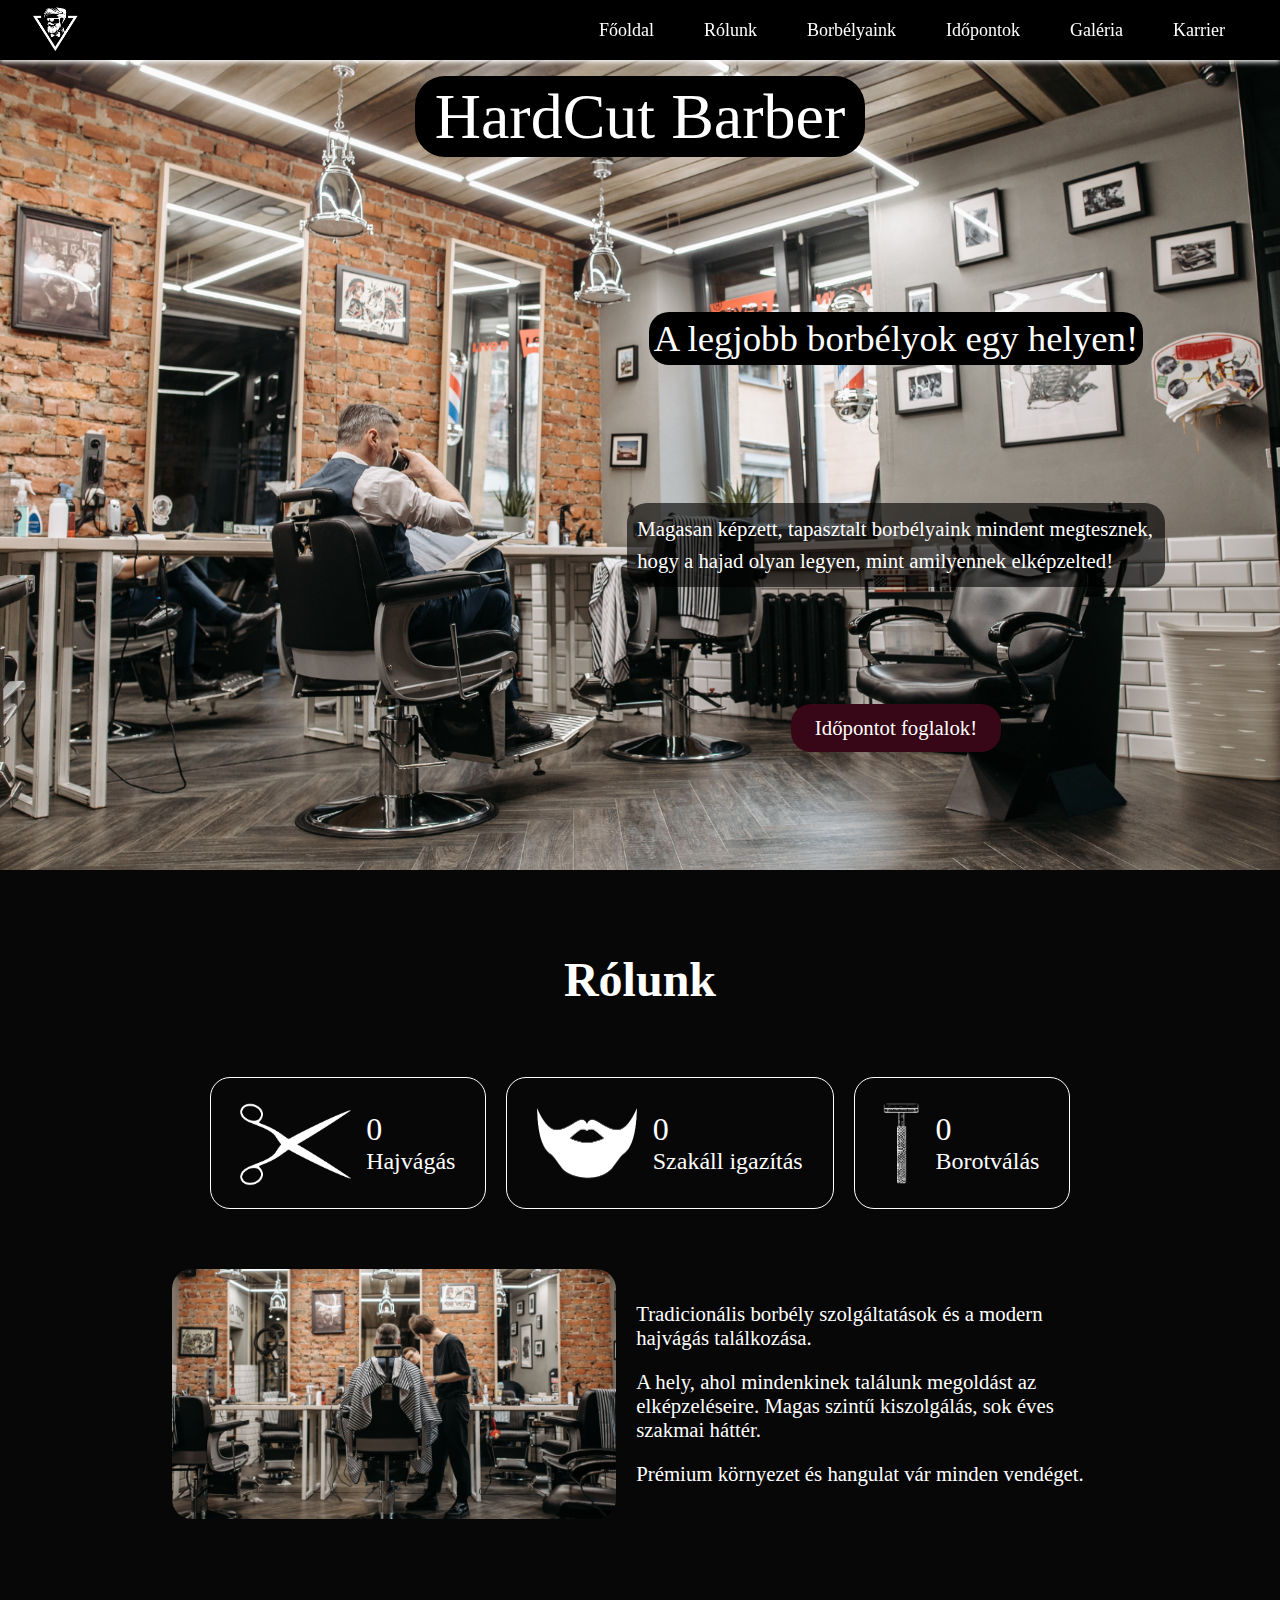
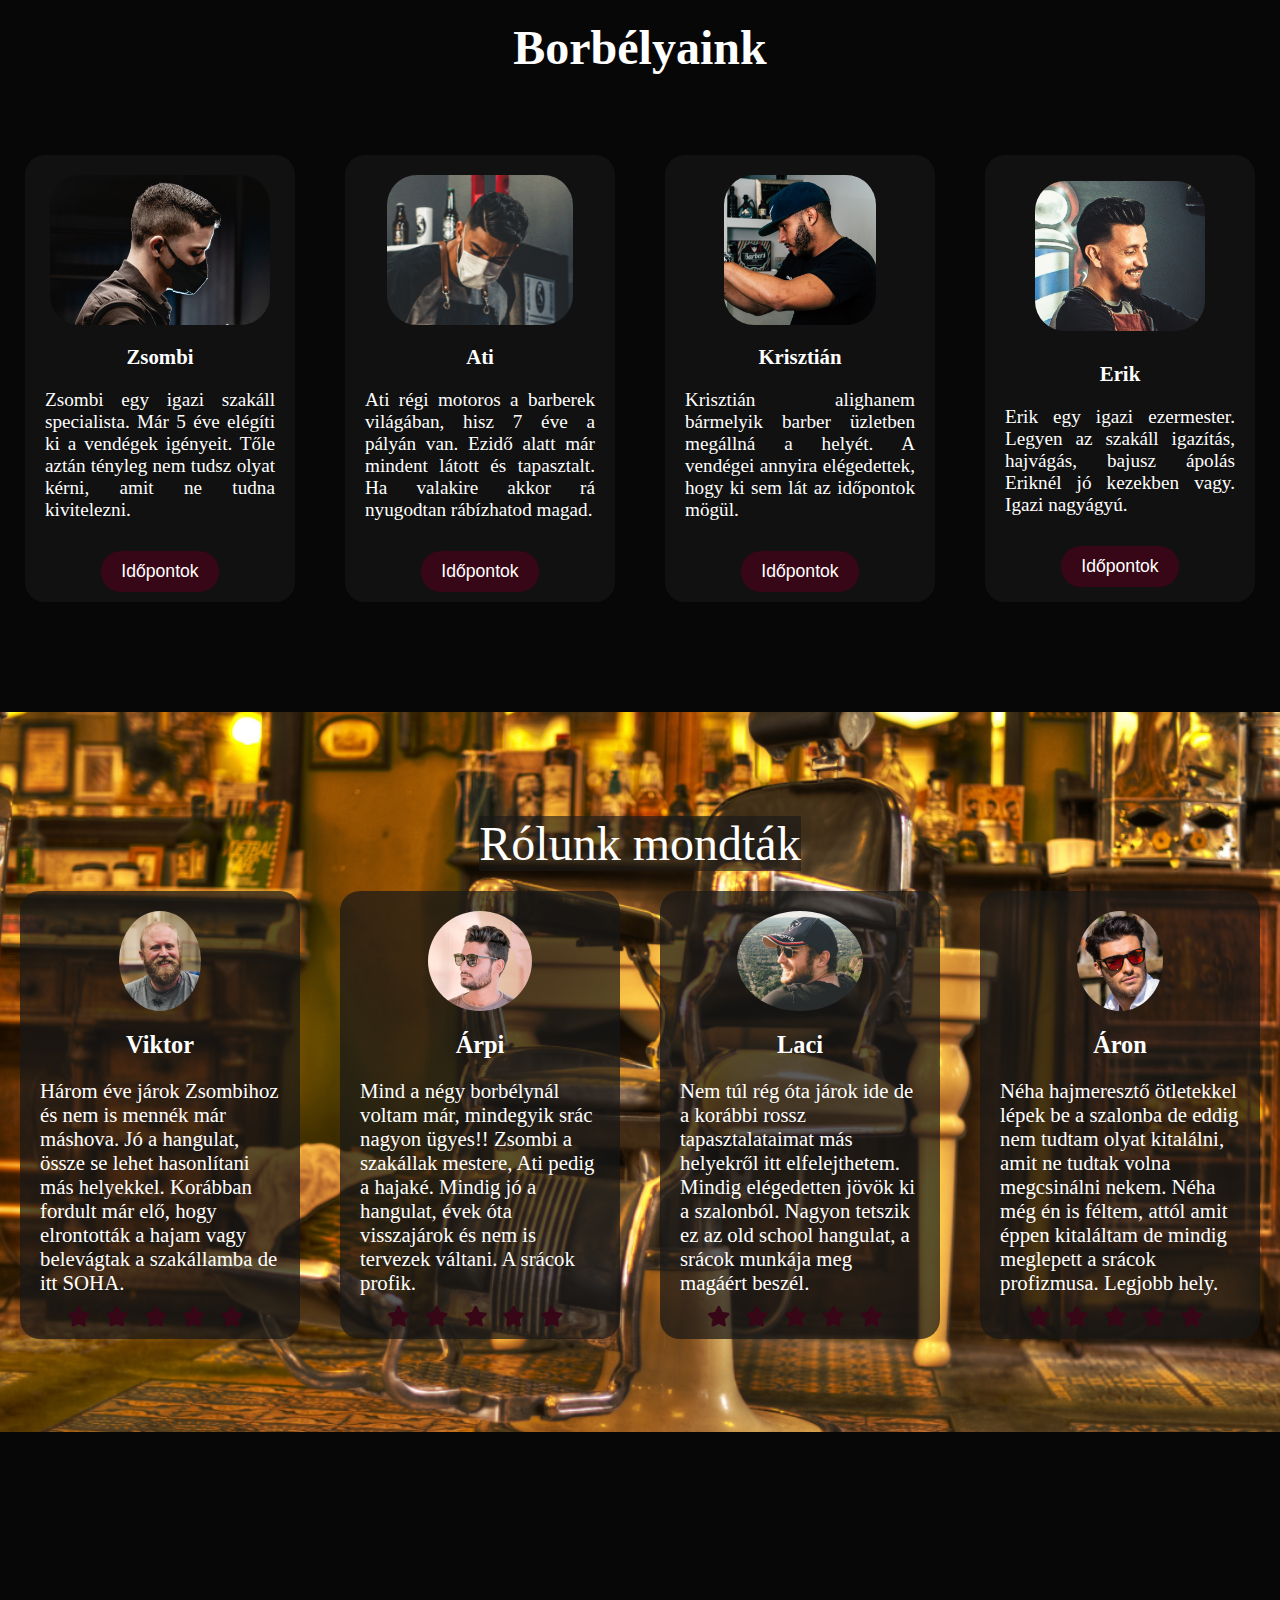
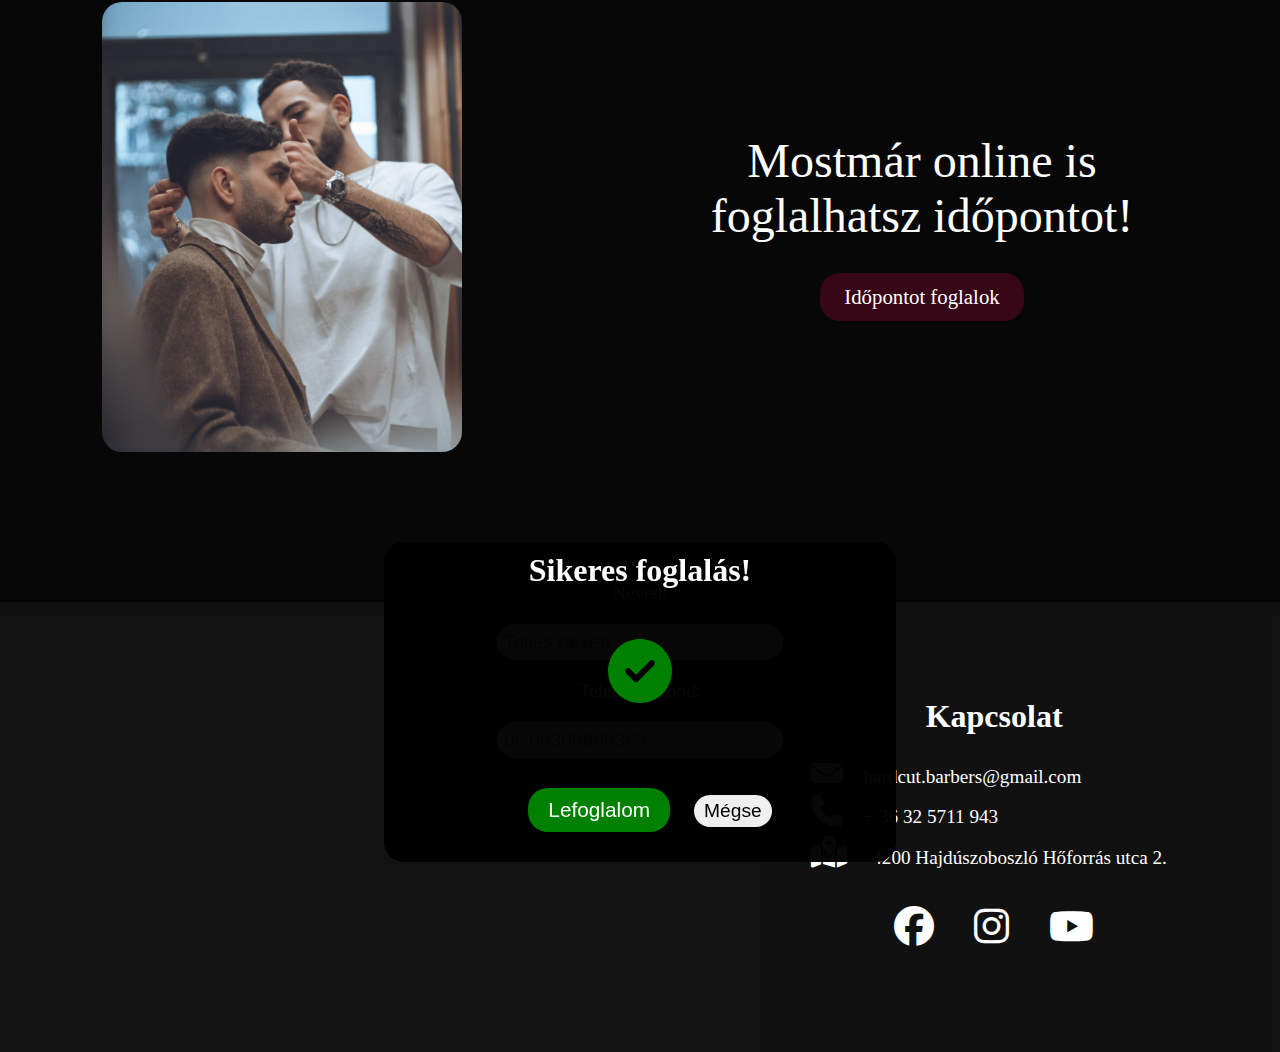
<file: index.html>
<!DOCTYPE html>
<html lang="en">
<head>
    <meta charset="UTF-8">
    <meta http-equiv="X-UA-Compatible" content="IE=edge">
    <meta name="viewport" content="width=device-width, initial-scale=1.0">
    <title>HardCut Barber</title>
    <link rel="stylesheet" href="style.css">
    <link rel="stylesheet" href="https://cdnjs.cloudflare.com/ajax/libs/font-awesome/6.4.0/css/all.min.css">
</head>
<body>
    <nav>
        <a href="index.html" class="logo"><img src="img/logo.png" alt="logo"></a>
        <div class="toggle">
            <span class="bar"></span>
            <span class="bar"></span>
            <span class="bar"></span>
        </div>
        <div class="menu_list">
            <ul>
                <a href="index.html" class="nav_links">Főoldal</a>
                <a href="#us" class="nav_links">Rólunk</a>
                <a href="#barbers" class="nav_links">Borbélyaink</a>
                <a href="idopontok.html" class="nav_links">Időpontok</a>
                <a href="galeria.html" class="nav_links">Galéria</a>
                <a href="karrier.html" class="nav_links">Karrier</a>
            </ul>
        </div>
    </nav>

    <header>
        <div class="title">
            <span>HardCut Barber</span>
        </div>
        <div class="header_box">
            <div class="left"></div>

            <div class="right">
                <span class="title">A legjobb borbélyok egy helyen!</span>

                <p>Magasan képzett, tapasztalt borbélyaink mindent megtesznek, hogy a hajad olyan legyen, mint amilyennek elképzelted!</p>  

                <a class="right_btn" href="#barbers">Időpontot foglalok!</a>
            </div>
        </div>
    </header>

    <div id="us">
        <h2>Rólunk</h2>
        <div class="container">
            <div class="num_box">
                <img src="img/scissors-img.png" alt="">
                <div class="content">
                    <span class="counter_num" data-val="824">0</span>
                    <span class="text">Hajvágás</span>
                </div>
            </div>
            <div class="num_box">
                <img src="img/beard-img.png" alt="">
                <div class="content">
                    <span class="counter_num" data-val="762">0</span>
                    <span class="text">Szakáll igazítás</span>
                </div>
            </div>
            <div class="num_box">
                <img src="img/shave-img.png" alt="">
                <div class="content">
                    <span class="counter_num" data-val="754">0</span>
                    <span class="text">Borotválás</span>
                </div>
            </div>
        </div>

        <div class="text_content">
            <img src="img/img5.png" alt="img">
            <div class="texts">
                <p>Tradicionális borbély szolgáltatások és a modern hajvágás találkozása.</p>
                <p>A hely, ahol mindenkinek találunk megoldást az elképzeléseire. Magas szintű kiszolgálás, sok éves szakmai háttér.</p>
                <p>Prémium környezet és hangulat vár minden vendéget.</p>
            </div>
        </div>
    </div>

    <div id="barbers">
        <h2>Borbélyaink</h2>
        <div class="box_container">
            <div class="box zsombi">
                <img src="img/barber1.png" alt="img">
                <div class="txt">
                    <h3>Zsombi</h3>
                    <p>Zsombi egy igazi szakáll specialista. Már 5 éve elégíti ki a vendégek igényeit.
                        Tőle aztán tényleg nem tudsz olyat kérni, amit ne tudna kivitelezni.
                    </p>
                    <button>Időpontok</button>
                </div>
            </div>

            <div class="box ati">
                <img src="img/barber2.png" alt="img">
                <div class="txt">
                    <h3>Ati</h3>
                    <p>Ati régi motoros a barberek világában, hisz 7 éve a pályán van. Ezidő alatt már
                        mindent látott és tapasztalt. Ha valakire akkor rá nyugodtan rábízhatod magad.
                    </p>
                    <button>Időpontok</button>
                </div>
            </div>

            <div class="box krisztian">
                <img src="img/barber3.png" alt="img">
                <div class="txt">
                    <h3>Krisztián</h3>
                    <p>Krisztián alighanem bármelyik barber üzletben megállná a helyét. A vendégei 
                        annyira elégedettek, hogy ki sem lát az időpontok mögül.
                    </p>
                    <button>Időpontok</button>
                </div>
            </div>

            <div class="box erik">
                <img src="img/barber4.png" alt="img">
                <div class="txt">
                    <h3>Erik</h3>
                    <p>Erik egy igazi ezermester. Legyen az szakáll igazítás, hajvágás, bajusz ápolás 
                        Eriknél jó kezekben vagy. Igazi nagyágyú.
                    </p>
                    <button>Időpontok</button>
                </div>
            </div>
        </div>
    </div>

    <div id="comments">
        <span>Rólunk mondták</span>

        <div class="comment_container">
            <div class="comment_box">
                <img src="img/comment-man1.png" alt="img">
                <h3>Viktor</h3>
                <p>
                    Három éve járok Zsombihoz és nem is mennék már máshova.
                    Jó a hangulat, össze se lehet hasonlítani más helyekkel.
                    Korábban fordult már elő, hogy elrontották a hajam vagy belevágtak a szakállamba
                    de itt SOHA. 
                </p>
                <div class="star_container">
                    <i class="fa-solid fa-star"></i>
                    <i class="fa-solid fa-star"></i>
                    <i class="fa-solid fa-star"></i>
                    <i class="fa-solid fa-star"></i>
                    <i class="fa-solid fa-star"></i>
                </div>
            </div>
            <div class="comment_box">
                <img src="img/comment-man2.png" alt="img">
                <h3>Árpi</h3>
                <p>
                    Mind a négy borbélynál voltam már, mindegyik srác nagyon ügyes!!
                    Zsombi a szakállak mestere, Ati pedig a hajaké. Mindig jó a hangulat, évek óta visszajárok
                    és nem is tervezek váltani. A srácok profik.
                </p>
                <div class="star_container">
                    <i class="fa-solid fa-star"></i>
                    <i class="fa-solid fa-star"></i>
                    <i class="fa-solid fa-star"></i>
                    <i class="fa-solid fa-star"></i>
                    <i class="fa-solid fa-star"></i>
                </div>
            </div>
            <div class="comment_box">
                <img src="img/comment-man3.png" alt="img">
                <h3>Laci</h3>
                <p>
                    Nem túl rég óta járok ide de a korábbi rossz tapasztalataimat más helyekről itt elfelejthetem.
                    Mindig elégedetten jövök ki a szalonból. Nagyon tetszik ez az old school hangulat, a srácok munkája
                    meg magáért beszél.
                </p>
                <div class="star_container">
                    <i class="fa-solid fa-star"></i>
                    <i class="fa-solid fa-star"></i>
                    <i class="fa-solid fa-star"></i>
                    <i class="fa-solid fa-star"></i>
                    <i class="fa-solid fa-star"></i>
                </div>
            </div>
            <div class="comment_box">
                <img src="img/comment-man4.png" alt="img">
                <h3>Áron</h3>
                <p>
                    Néha hajmeresztő ötletekkel lépek be a szalonba de eddig nem tudtam olyat kitalálni, amit ne tudtak
                    volna megcsinálni nekem. Néha még én is féltem, attól amit éppen kitaláltam de mindig meglepett
                    a srácok profizmusa. Legjobb hely.
                </p>
                <div class="star_container">
                    <i class="fa-solid fa-star"></i>
                    <i class="fa-solid fa-star"></i>
                    <i class="fa-solid fa-star"></i>
                    <i class="fa-solid fa-star"></i>
                    <i class="fa-solid fa-star"></i>
                </div>
            </div>
        </div>
    </div>

    <div id="date">
        <img src="img/date-img.png" alt="img">
        <div class="texts">
            <p>Mostmár online is foglalhatsz időpontot!</p>
            <a href="idopontok.html">Időpontot foglalok</a>
        </div>
    </div>

    <dialog class="modal" id="modal">
        <h2></h2>
        <div class="datum">
            <div class="nap"></div>
            <div class="ora"></div>
        </div>
        <form class="form">
            <label>Neved:</label>
            <input type="text" placeholder="Teljes neved" class="neve">
            <div class="name_error"><i class="fa-solid fa-circle-info"></i>Írd be a teljes neved!</div>
            <label>Telefonszámod:</label>
            <input type="text" placeholder="pl. 06305895365" class="szama">
            <div class="tel_error"><i class="fa-solid fa-circle-info"></i>A telefonszámod helytelen!</div>
        </form>
        <div class="btns">
            <button class="go">Lefoglalom</button>
            <button class="close_btn">Mégse</button>
        </div>
    </dialog>

    <dialog class="succes_modal">
        <h1 class="siker">Sikeres foglalás!</h1>
        <div class="succes">
            <i class="fa fa-circle-check"></i>
        </div>
    </dialog>

    <div id="footer">
        <iframe src="https://www.google.com/maps/embed?pb=!1m18!1m12!1m3!1d2699.100220837433!2d21.402788175591144!3d47.
        42948910019219!2m3!1f0!2f0!3f0!3m2!1i1024!2i768!4f13.1!3m3!1m2!1s0x47471be5fdc2bb3d%3A0x821a6e07fd0a5807!2zSGFq
        ZMO6c3pvYm9zemzDsywgRMOpbGkgc29yIDEzLCA0MjAw!5e0!3m2!1shu!2shu!4v1683800536740!5m2!1shu!2shu"
        width="600" height="450" style="border:0;" allowfullscreen="" loading="lazy" 
        referrerpolicy="no-referrer-when-downgrade">
        </iframe>

        <div class="contact">
            <h3>Kapcsolat</h3>

            <div class="contact_mode">
                <p><i class="fa-solid fa-envelope"></i><a href="mailto:hardcut.barbers@gmail.com">hardcut.barbers@gmail.com</a></p>
                <p><i class="fa-solid fa-phone"></i><a href="tel:+ 36 32 5711 943">+ 36 32 5711 943</a></p>
                <p><i class="fa-solid fa-map-location-dot"></i><a href="https://goo.gl/maps/4z72bVfXwrp2xQKa8"> 4200 Hajdúszoboszló Hőforrás utca 2.</a></p>
            </div>


            <div class="social">
                <p><i class="fa-brands fa-facebook" id="facebook"></i></p>
                <p><i class="fa-brands fa-instagram" id="insta"></i></p>
                <p><i class="fa-brands fa-youtube" id="youtube"></i></p>
            </div>
        </div>
    </div>

    <script src="fooldal.js"></script>
</body>
</html>
</file>
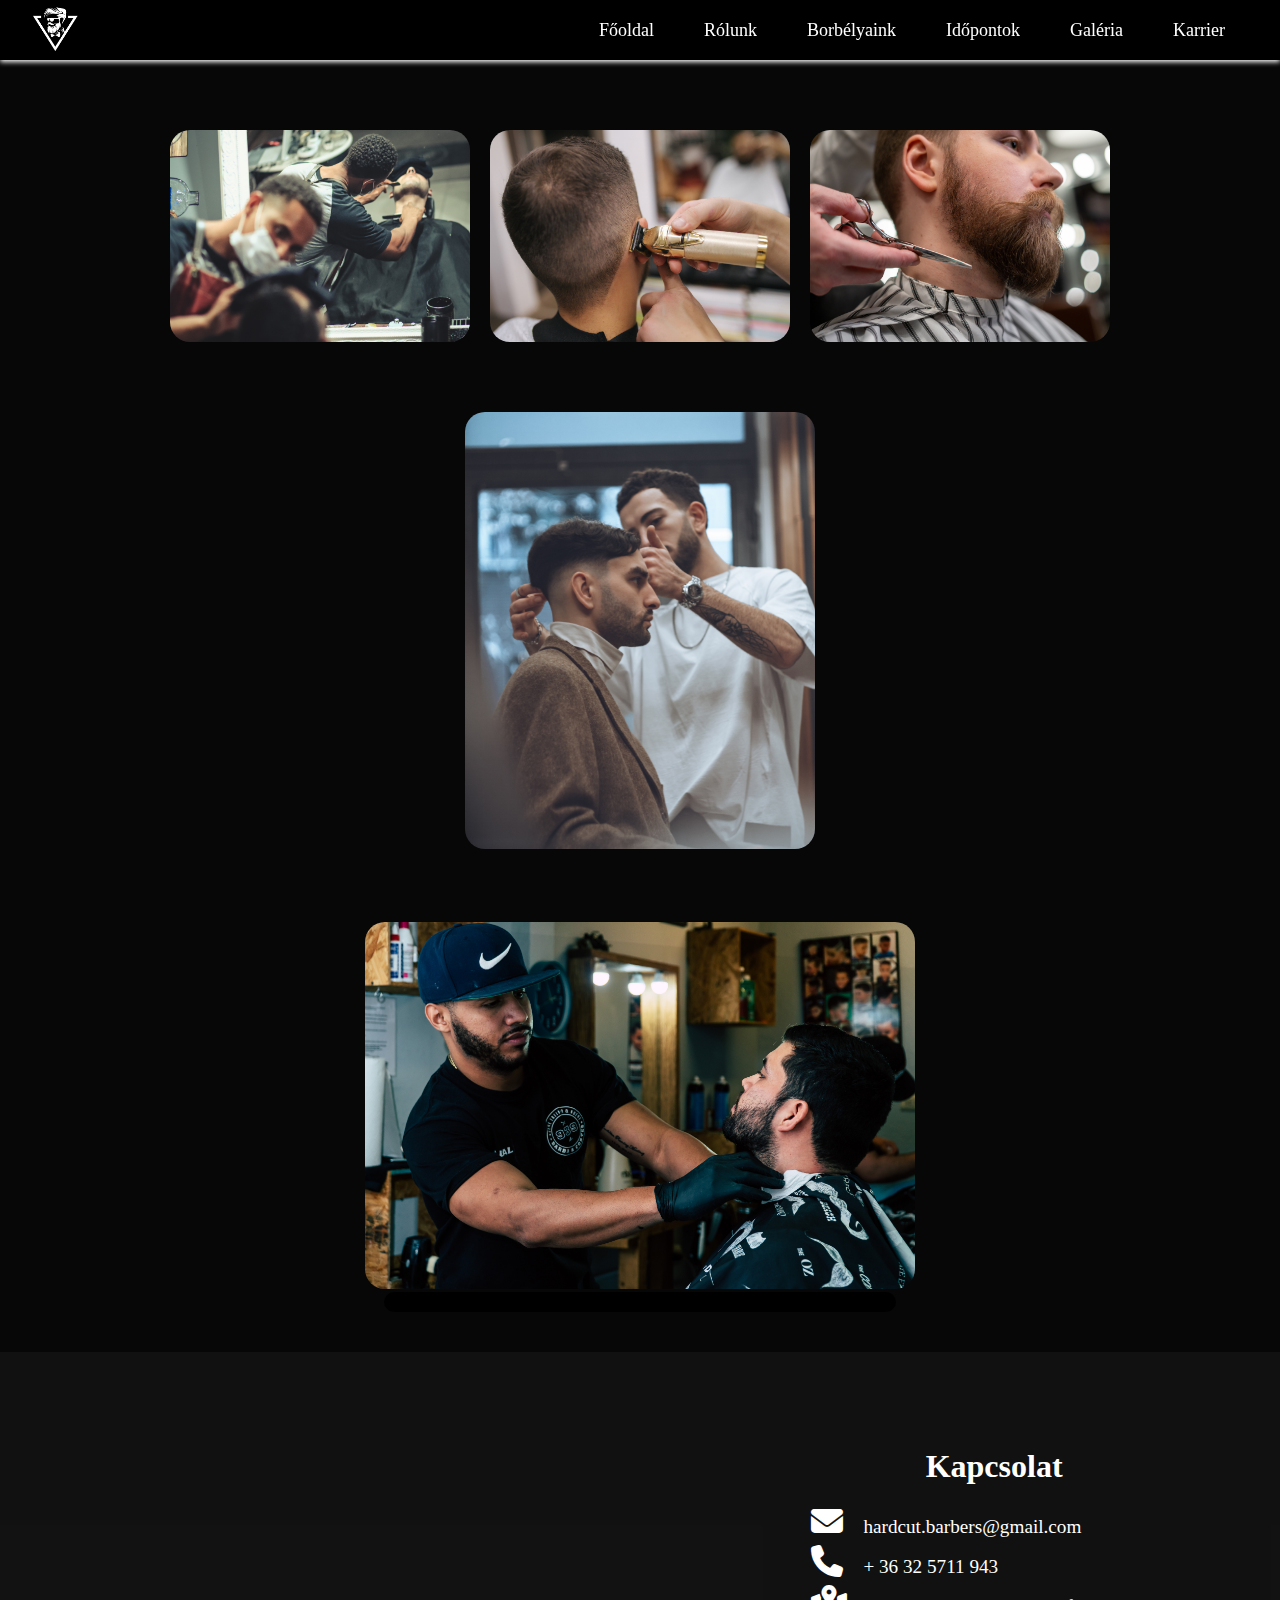
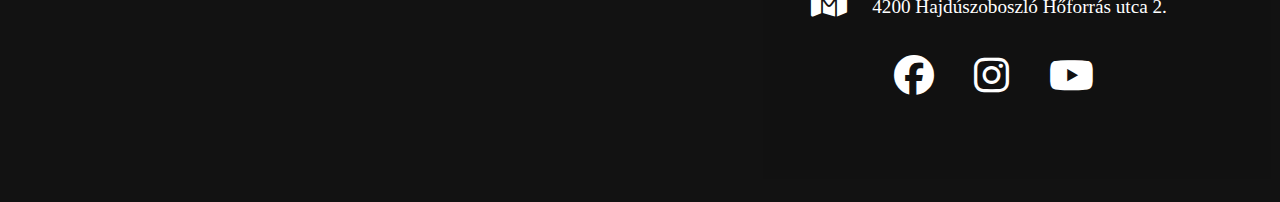
<file: galeria.html>
<!DOCTYPE html>
<html lang="en">
<head>
    <meta charset="UTF-8">
    <meta http-equiv="X-UA-Compatible" content="IE=edge">
    <meta name="viewport" content="width=device-width, initial-scale=1.0">
    <title>HardCut Barber</title>
    <link rel="stylesheet" href="style.css">
    <link rel="stylesheet" href="https://cdnjs.cloudflare.com/ajax/libs/font-awesome/6.4.0/css/all.min.css">
</head>
<body>
    <nav>
        <a href="index.html" class="logo"><img src="img/logo.png" alt="logo"></a>
        <div class="toggle">
            <span class="bar"></span>
            <span class="bar"></span>
            <span class="bar"></span>
        </div>
        <div class="menu_list">
            <ul>
                <a href="index.html" class="nav_links">Főoldal</a>
                <a href="index.html" class="nav_links">Rólunk</a>
                <a href="index.html" class="nav_links">Borbélyaink</a>
                <a href="idopontok.html" class="nav_links">Időpontok</a>
                <a href="galeria.html" class="nav_links">Galéria</a>
                <a href="karrier.html" class="nav_links">Karrier</a>
            </ul>
        </div>
    </nav>

    <div id="galery">
        <div class="photos">
            <div class="top_photos">
                <div class="photo">
                    <img src="img/Névtelen terv(4).png">
                </div>
    
                <div class="photo">
                    <img src="img/Névtelen terv(5).png">
                </div>
    
                <div class="photo">
                    <img src="img/Névtelen terv(6).png">
                </div>
            </div>

            <div class="center_photo">
                <div class="photo">
                    <img src="img/date-img.png">
                </div>
            </div>

            <div class="bottom_photo">
                <div class="photo">
                    <img src="img/img1.png">
                </div>
            </div>
        </div>
    </div>

    <dialog class="photo_modal">

    </dialog>

    <div id="footer">
        <iframe src="https://www.google.com/maps/embed?pb=!1m18!1m12!1m3!1d2699.100220837433!2d21.402788175591144!3d47.
        42948910019219!2m3!1f0!2f0!3f0!3m2!1i1024!2i768!4f13.1!3m3!1m2!1s0x47471be5fdc2bb3d%3A0x821a6e07fd0a5807!2zSGFq
        ZMO6c3pvYm9zemzDsywgRMOpbGkgc29yIDEzLCA0MjAw!5e0!3m2!1shu!2shu!4v1683800536740!5m2!1shu!2shu"
        width="600" height="450" style="border:0;" allowfullscreen="" loading="lazy" 
        referrerpolicy="no-referrer-when-downgrade">
        </iframe>

        <div class="contact">
            <h3>Kapcsolat</h3>

            <div class="contact_mode">
                <p><i class="fa-solid fa-envelope"></i><a href="mailto:hardcut.barbers@gmail.com">hardcut.barbers@gmail.com</a></p>
                <p><i class="fa-solid fa-phone"></i><a href="tel:+ 36 32 5711 943">+ 36 32 5711 943</a></p>
                <p><i class="fa-solid fa-map-location-dot"></i><a href="https://goo.gl/maps/4z72bVfXwrp2xQKa8"> 4200 Hajdúszoboszló Hőforrás utca 2.</a></p>
            </div>


            <div class="social">
                <p><i class="fa-brands fa-facebook" id="facebook"></i></p>
                <p><i class="fa-brands fa-instagram" id="insta"></i></p>
                <p><i class="fa-brands fa-youtube" id="youtube"></i></p>
            </div>
        </div>
    </div>
    <script src="galeria.js"></script>
</body>
</html>
</file>
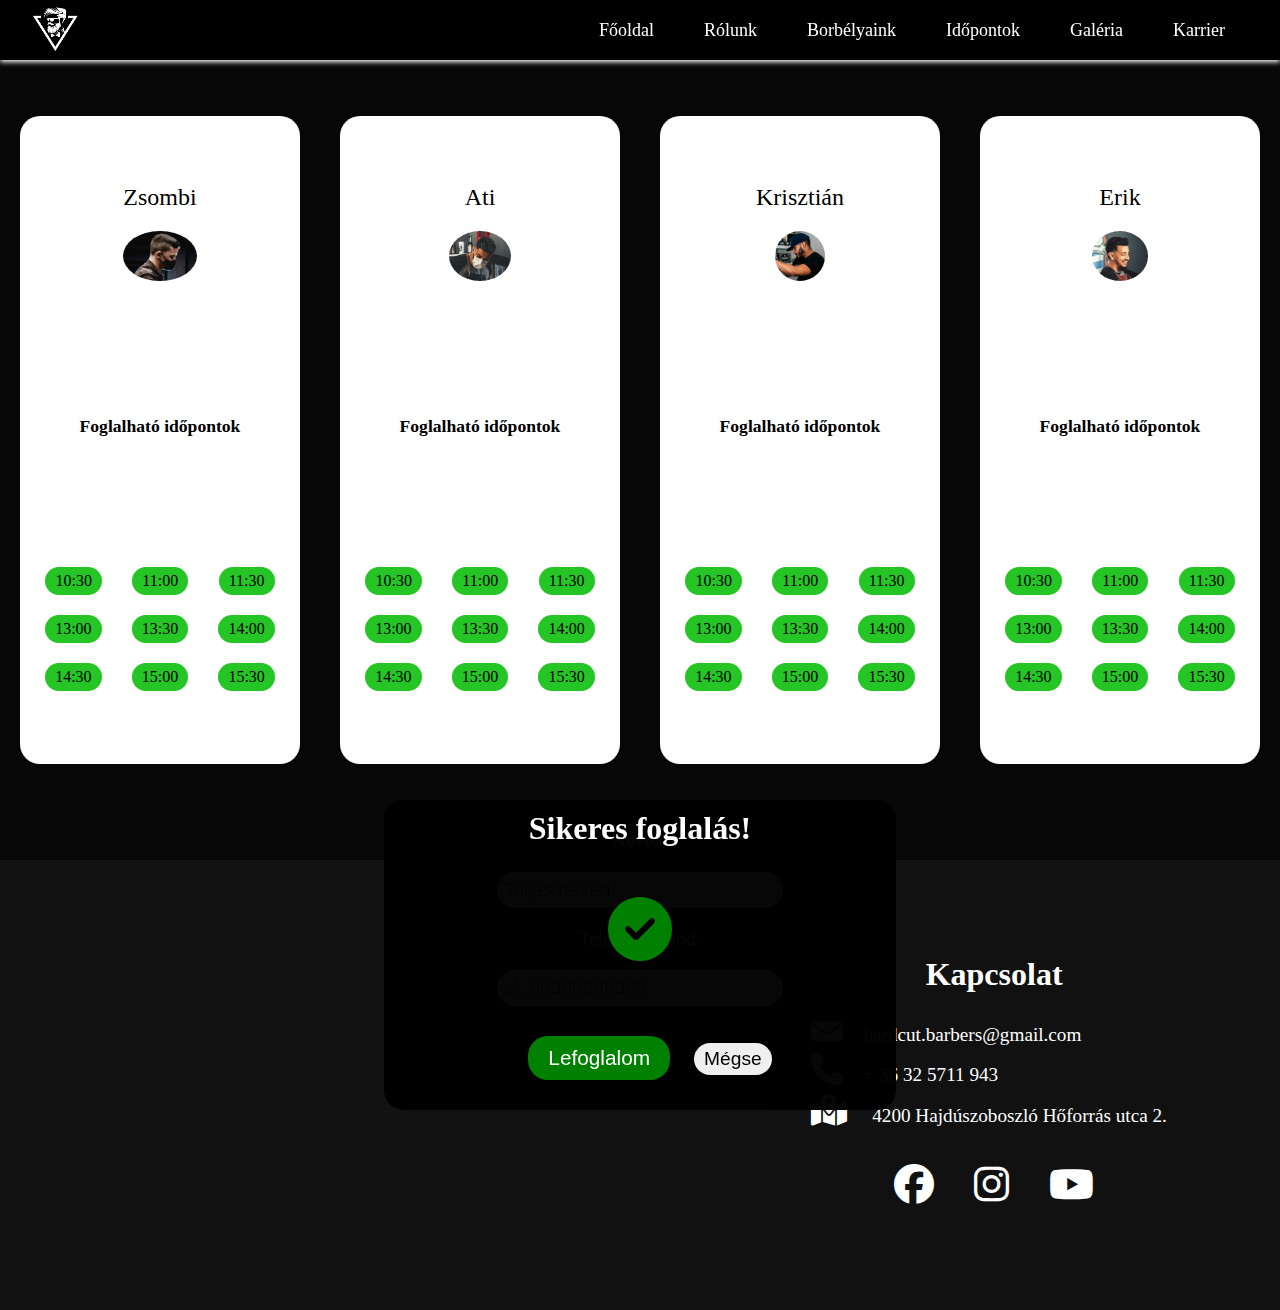
<file: idopontok.html>
<!DOCTYPE html>
<html lang="en">
<head>
    <meta charset="UTF-8">
    <meta http-equiv="X-UA-Compatible" content="IE=edge">
    <meta name="viewport" content="width=device-width, initial-scale=1.0">
    <title>HardCut Barber</title>
    <link rel="stylesheet" href="style.css">
    <link rel="stylesheet" href="https://cdnjs.cloudflare.com/ajax/libs/font-awesome/6.4.0/css/all.min.css">
</head>
<body>
    <nav>
        <a href="index.html" class="logo"><img src="img/logo.png" alt="logo"></a>
        <div class="toggle">
            <span class="bar"></span>
            <span class="bar"></span>
            <span class="bar"></span>
        </div>
        <div class="menu_list">
            <ul>
                <a href="index.html" class="nav_links">Főoldal</a>
                <a href="index.html" class="nav_links">Rólunk</a>
                <a href="index.html" class="nav_links">Borbélyaink</a>
                <a href="idopontok.html" class="nav_links">Időpontok</a>
                <a href="galeria.html" class="nav_links">Galéria</a>
                <a href="karrier.html" class="nav_links">Karrier</a>
            </ul>
        </div>
    </nav>

    <div id="dates">
        <div class="dates_container">
            <div class="barber_box">
                <div class="barber_head">
                    <div class="name">Zsombi</div>
                    <img src="img/barber1.png">
                </div>

                <p class="foglalhato_p">Foglalható időpontok</p>
                <div class="foglalhato">
                </div>

                <p class="foglalt_p">Foglalt időpontok</p>
                <div class="foglalt">

                </div>

                <div class="buttons">
                    <button class="foglal_btn">Lefoglalom</button>
                    <button class="megse_btn">Mégse</button>
                </div>
            </div>

            <div class="barber_box">
                <div class="barber_head">
                    <div class="name">Ati</div>
                    <img src="img/barber2.png">
                </div>

                <p class="foglalhato_p">Foglalható időpontok</p>
                <div class="foglalhato">
                </div>

                <p class="foglalt_p">Foglalt időpontok</p>
                <div class="foglalt">
                </div>

                <div class="buttons">
                    <button class="foglal_btn">Lefoglalom</button>
                    <button class="megse_btn">Mégse</button>
                </div>
            </div>

            <div class="barber_box">
                <div class="barber_head">
                    <div class="name">Krisztián</div>
                    <img src="img/barber3.png">
                </div>

                <p class="foglalhato_p">Foglalható időpontok</p>
                <div class="foglalhato">
                </div>

                <p class="foglalt_p">Foglalt időpontok</p>
                <div class="foglalt">
                </div>

                <div class="buttons">
                    <button class="foglal_btn">Lefoglalom</button>
                    <button class="megse_btn">Mégse</button>
                </div>
            </div>

            <div class="barber_box">
                <div class="barber_head">
                    <div class="name">Erik</div>
                    <img src="img/barber4.png">
                </div>

                <p class="foglalhato_p">Foglalható időpontok</p>
                <div class="foglalhato">
                </div>

                <p class="foglalt_p">Foglalt időpontok</p>
                <div class="foglalt">
                </div>

                <div class="buttons">
                    <button class="foglal_btn">Lefoglalom</button>
                    <button class="megse_btn">Mégse</button>
                </div>
            </div>
        </div>
    </div>

    <dialog class="modal" id="modal">
        <h2></h2>
        <form class="form">
            <label>Neved:</label>
            <input type="text" placeholder="Teljes neved" class="neve">
            <div class="name_error"><i class="fa-solid fa-circle-info"></i>Írd be a teljes neved!</div>
            <label>Telefonszámod:</label>
            <input type="text" placeholder="pl. 06305895365" class="szama">
            <div class="tel_error"><i class="fa-solid fa-circle-info"></i>A telefonszámod helytelen!</div>
        </form>
        <div class="btns">
            <button class="go">Lefoglalom</button>
            <button class="close_btn">Mégse</button>
        </div>
    </dialog>

    <dialog class="succes_modal">
        <h1 class="siker">Sikeres foglalás!</h1>
        <div class="succes">
            <i class="fa fa-circle-check"></i>
        </div>
    </dialog>

    <div id="footer">
        <iframe src="https://www.google.com/maps/embed?pb=!1m18!1m12!1m3!1d2699.100220837433!2d21.402788175591144!3d47.
        42948910019219!2m3!1f0!2f0!3f0!3m2!1i1024!2i768!4f13.1!3m3!1m2!1s0x47471be5fdc2bb3d%3A0x821a6e07fd0a5807!2zSGFq
        ZMO6c3pvYm9zemzDsywgRMOpbGkgc29yIDEzLCA0MjAw!5e0!3m2!1shu!2shu!4v1683800536740!5m2!1shu!2shu"
        width="600" height="450" style="border:0;" allowfullscreen="" loading="lazy" 
        referrerpolicy="no-referrer-when-downgrade">
        </iframe>

        <div class="contact">
            <h3>Kapcsolat</h3>

            <div class="contact_mode">
                <p><i class="fa-solid fa-envelope"></i><a href="mailto:hardcut.barbers@gmail.com">hardcut.barbers@gmail.com</a></p>
                <p><i class="fa-solid fa-phone"></i><a href="tel:+ 36 32 5711 943">+ 36 32 5711 943</a></p>
                <p><i class="fa-solid fa-map-location-dot"></i><a href="https://goo.gl/maps/4z72bVfXwrp2xQKa8"> 4200 Hajdúszoboszló Hőforrás utca 2.</a></p>
            </div>


            <div class="social">
                <p><i class="fa-brands fa-facebook" id="facebook"></i></p>
                <p><i class="fa-brands fa-instagram" id="insta"></i></p>
                <p><i class="fa-brands fa-youtube" id="youtube"></i></p>
            </div>
        </div>
    </div>
    <script src="idopontok.js"></script>
</body>
</html>
</file>
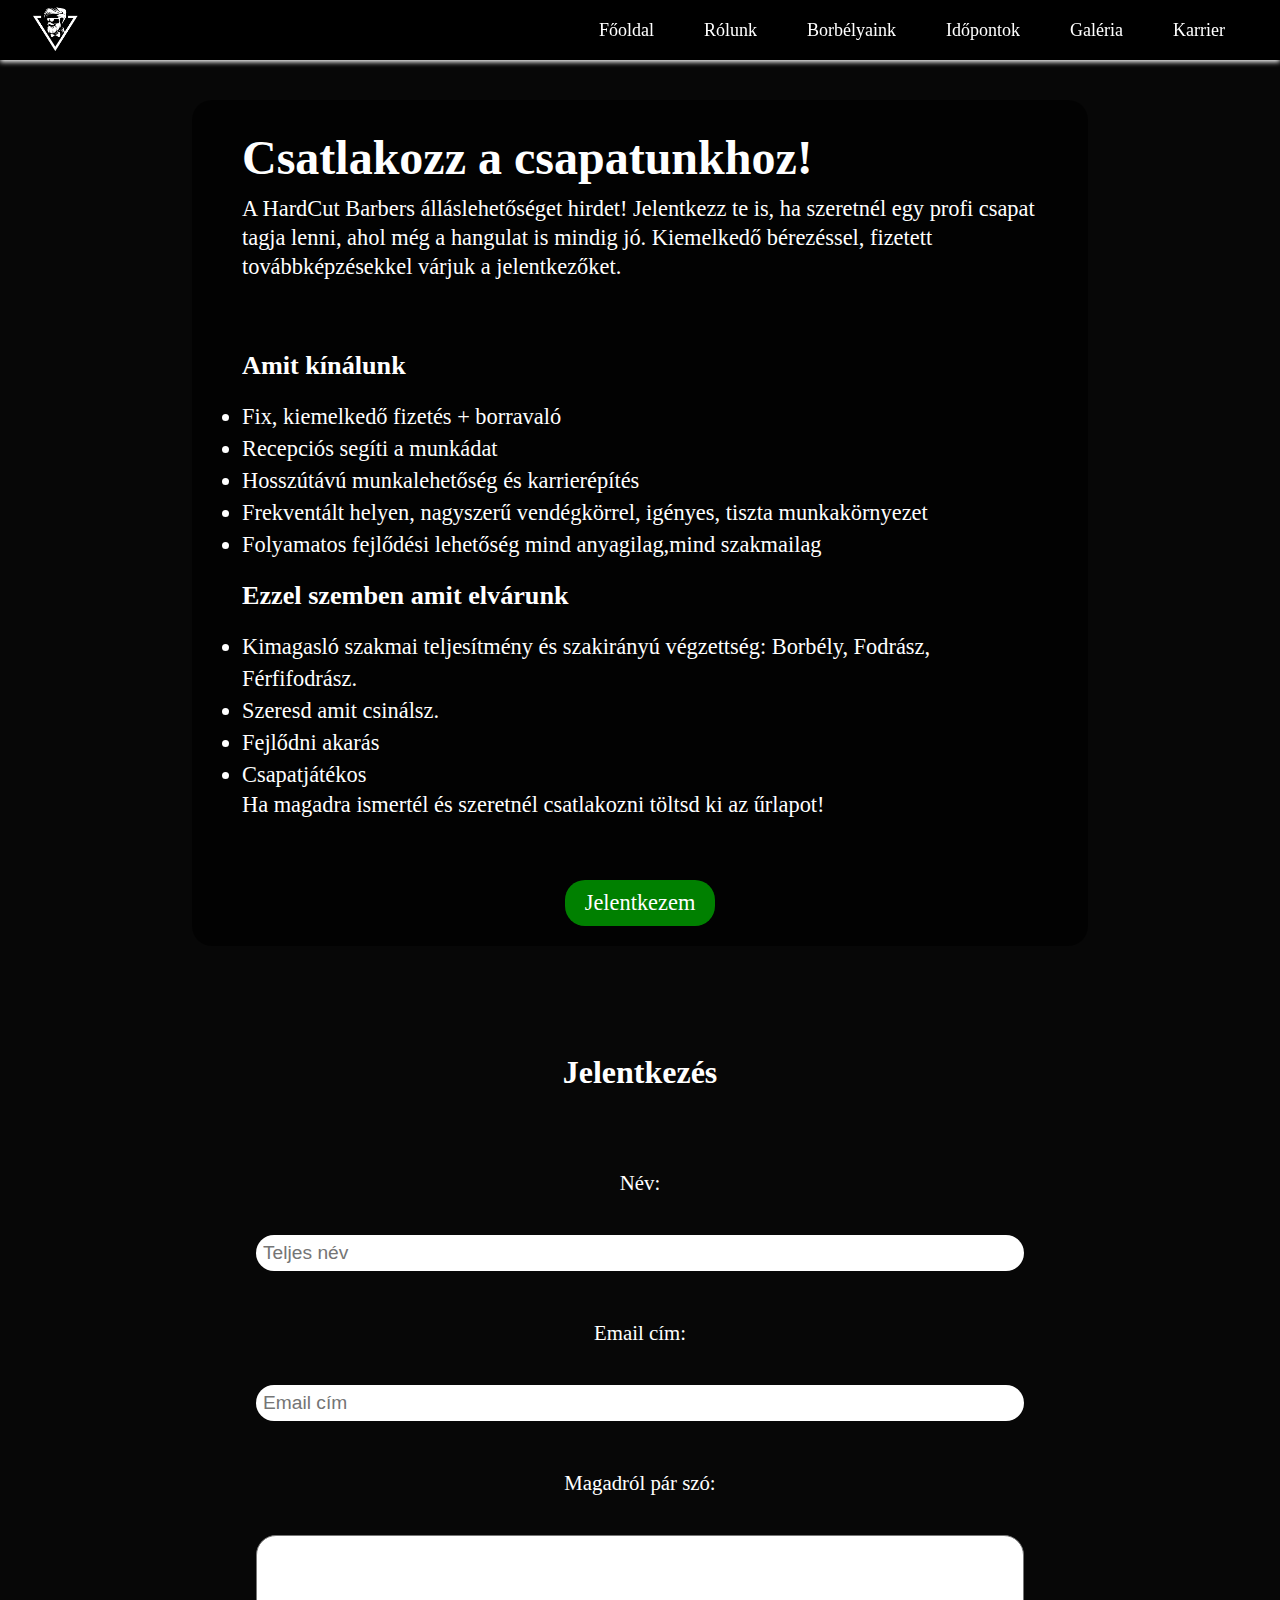
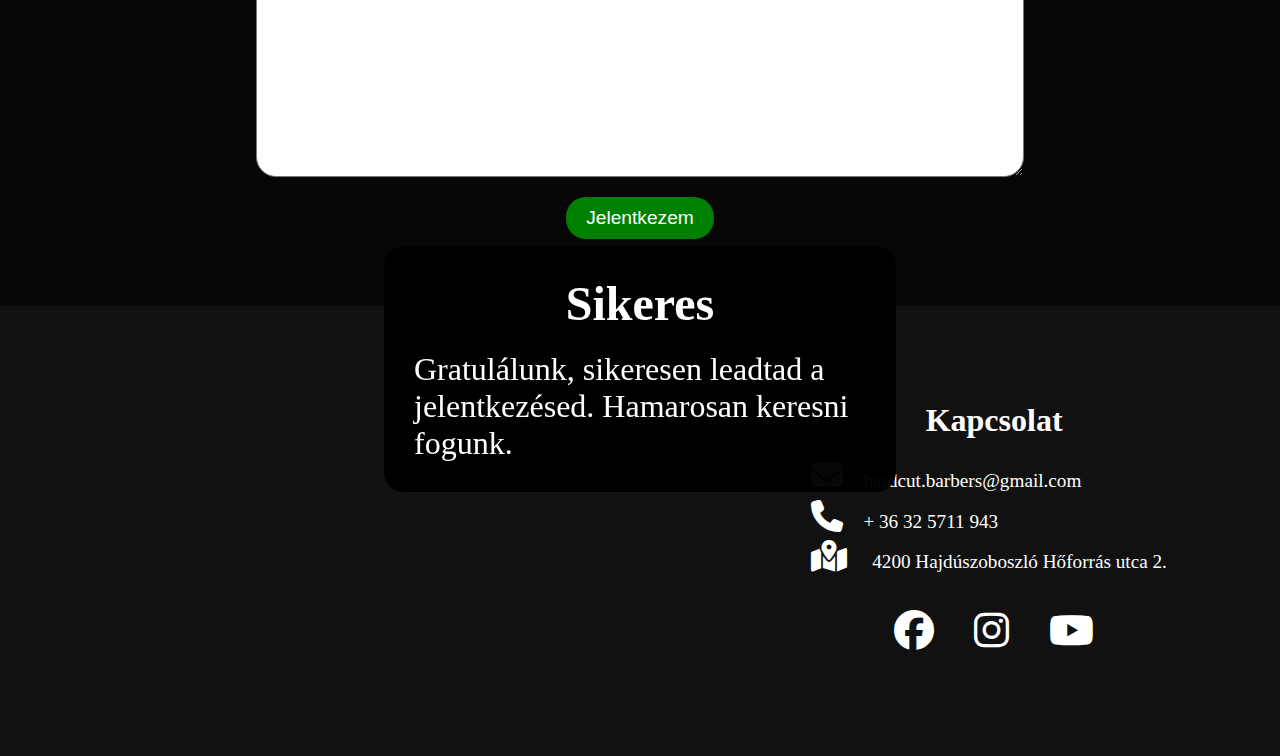
<file: karrier.html>
<!DOCTYPE html>
<html lang="en">
<head>
    <meta charset="UTF-8">
    <meta http-equiv="X-UA-Compatible" content="IE=edge">
    <meta name="viewport" content="width=device-width, initial-scale=1.0">
    <title>Karrier lehetőség</title>
    <link rel="stylesheet" href="style.css">
    <link rel="stylesheet" href="https://cdnjs.cloudflare.com/ajax/libs/font-awesome/6.4.0/css/all.min.css">
</head>
<body>
    <nav>
        <a href="index.html" class="logo"><img src="img/logo.png" alt="logo"></a>
        <div class="toggle">
            <span class="bar"></span>
            <span class="bar"></span>
            <span class="bar"></span>
        </div>
        <div class="menu_list">
            <ul>
                <a href="index.html" class="nav_links">Főoldal</a>
                <a href="index.html" class="nav_links">Rólunk</a>
                <a href="index.html" class="nav_links">Borbélyaink</a>
                <a href="idopontok.html" class="nav_links">Időpontok</a>
                <a href="galeria.html" class="nav_links">Galéria</a>
                <a href="karrier.html" class="nav_links">Karrier</a>
            </ul>
        </div>
    </nav>

    <div id="career_container">
        <div class="career_box">
            <h2>Csatlakozz a csapatunkhoz!</h2>

            <p>A HardCut Barbers álláslehetőséget hirdet! Jelentkezz te is, ha szeretnél egy profi csapat tagja lenni,
                ahol még a hangulat is mindig jó. Kiemelkedő bérezéssel, fizetett továbbképzésekkel várjuk a jelentkezőket.
            </p>

            <div class="kinalat">
                <h3>Amit kínálunk</h3>

                <ul>
                    <li>Fix, kiemelkedő fizetés + borravaló</li>
                    <li>Recepciós segíti a munkádat</li>
                    <li>Hosszútávú munkalehetőség és karrierépítés</li>
                    <li>Frekventált helyen, nagyszerű vendégkörrel, igényes, tiszta munkakörnyezet</li>
                    <li>Folyamatos fejlődési lehetőség mind anyagilag,mind szakmailag</li>
                </ul>
            </div>

            <div class="kereslet">
                <h3>Ezzel szemben amit elvárunk</h3>

                <ul>
                    <li>Kimagasló szakmai teljesítmény és szakirányú végzettség: Borbély, Fodrász, Férfifodrász.</li>
                    <li>Szeresd amit csinálsz.</li>
                    <li>Fejlődni akarás</li>
                    <li>Csapatjátékos</li>
                </ul>
            </div>

            <p>Ha magadra ismertél és szeretnél csatlakozni töltsd ki az űrlapot!</p>
            <a href="#career_form">Jelentkezem</a>
        </div>

    </div>

    <div id="career_form">
        <div class="form_content">
            <h2>Jelentkezés</h2>
    
            <form>
                <label>Név:</label>
                <input type="text" placeholder="Teljes név" class="form_name">
                <div class="name_error"><i class="fa-solid fa-circle-info"></i>Írd be a teljes neved!</div>
    
                <label>Email cím:</label>
                <input type="email" placeholder="Email cím" class="form_email">
                <div class="email_error"><i class="fa-solid fa-circle-info"></i>Az email helytelen!</div>

                <label>Magadról pár szó:</label>
                <textarea cols="30" rows="10"></textarea>
            </form>
            <button class="jel">Jelentkezem</button>
        </div>
    </div>

    <dialog id="career_modal">
        <h2>Sikeres</h2>
        <p>Gratulálunk, sikeresen leadtad a jelentkezésed. Hamarosan keresni fogunk.</p>
        <div class="succes">
        </div>
    </dialog>

    <div id="footer">
        <iframe src="https://www.google.com/maps/embed?pb=!1m18!1m12!1m3!1d2699.100220837433!2d21.402788175591144!3d47.
        42948910019219!2m3!1f0!2f0!3f0!3m2!1i1024!2i768!4f13.1!3m3!1m2!1s0x47471be5fdc2bb3d%3A0x821a6e07fd0a5807!2zSGFq
        ZMO6c3pvYm9zemzDsywgRMOpbGkgc29yIDEzLCA0MjAw!5e0!3m2!1shu!2shu!4v1683800536740!5m2!1shu!2shu"
        width="600" height="450" style="border:0;" allowfullscreen="" loading="lazy" 
        referrerpolicy="no-referrer-when-downgrade">
        </iframe>

        <div class="contact">
            <h3>Kapcsolat</h3>

            <div class="contact_mode">
                <p><i class="fa-solid fa-envelope"></i><a href="mailto:hardcut.barbers@gmail.com">hardcut.barbers@gmail.com</a></p>
                <p><i class="fa-solid fa-phone"></i><a href="tel:+ 36 32 5711 943">+ 36 32 5711 943</a></p>
                <p><i class="fa-solid fa-map-location-dot"></i><a href="https://goo.gl/maps/4z72bVfXwrp2xQKa8"> 4200 Hajdúszoboszló Hőforrás utca 2.</a></p>
            </div>

            <div class="social">
                <p><i class="fa-brands fa-facebook" id="facebook"></i></p>
                <p><i class="fa-brands fa-instagram" id="insta"></i></p>
                <p><i class="fa-brands fa-youtube" id="youtube"></i></p>
            </div>
        </div>

    </div>

    <script src="karrier.js"></script>
</body>
</html>
</file>
<file: style.css>
*{
    margin: 0;
    padding: 0;
    box-sizing: border-box;
}

html{
    scroll-behavior: smooth;
}

body{
    height: 100vh;
    background-color: rgba(0, 0, 0, 0.973);
}

/*------- Menu -------*/


nav{
    display: flex;
    position: fixed;
    top: 0;
    left: 0;
    right: 0;
    align-items: center;
    justify-content: space-between;
    height: 60px;
    background-color: black;
    padding: 0 30px;
    box-shadow: #fff 0px 2px 5px;
    z-index: 99;
}

.logo img{
    width: 50px;
    height: 50px;
    cursor: pointer;
}

.toggle{
    display: none;
}

.menu_list ul{
    display: flex;
}

.menu_list .nav_links{
    display: block;
    color: #fff;
    font-size: 18px;
    padding: 6px 20px;
    text-decoration: none;
    border-radius: 10px;
    transition: all 0.1s;
    margin: 0 5px;
}

.menu_list .nav_links:hover{
    transition: all 0.1s;
    box-shadow: #fff 0px 0px 5px;
}


/*------- Header -------*/


header{
    height: 90vh;
    margin-top: 60px;
    display: flex;
    flex-direction: column;
    background-image: url(img/img4.png);
    background-position: center;
    background-size: cover;
}

header .title{
    color: #fff;
    font-size: 4rem;
    text-align: center;
    margin: 20px;
}

header .title span{
    background-color: black;
    padding: 5px 20px;
    border-radius: 30px;
}

.header_box{
    display: flex;
    height: 90%;
}

.left{
    flex-basis: 40%;
}

header .right{
    flex-basis: 60%;
    display: flex;
    flex-direction: column;
    align-items: center;
    justify-content: space-evenly;
}

.right .title{
    width: fit-content;
    padding: 5px;
    font-size: 2.3rem;
    color: #fff;
    background-color: black;
    border-radius: 20px;
}

.right p{
    padding: 10px;
    width: 70%;
    line-height: 2rem;
    font-size: 1.3rem;
    color: #fff;
    background-color: rgba(0, 0, 0, 0.623);
    border-radius: 20px;
}

.right_btn{
    padding: 12px 24px;
    border-radius: 20px;
    font-size: 1.3rem;
    text-decoration: none;
    color: #fff;
    background-color: #370617;
    transition: all .1s;
}

.right_btn:hover{
    background-color: #20030d;
    transition: all .1s;
    box-shadow: #fff 0px 0px 5px;
}

/*------- Us section --------*/

#us {
    min-height: 80vh;
    display: flex;
    flex-direction: column;
    align-items: center;
    justify-content: center;
}

.container{
    color: #fff;
    display: flex;
    align-items: center;
    justify-content: center;
}

#us h2{
    color: #fff;
    font-size: 3rem;
    text-align: center;
    margin: 60px 0;
}

.num_box{
    display: flex;
    align-items: center;
    justify-content: center;
    border: 1px solid #fff;
    border-radius: 20px;
    margin: 10px;
    padding: 20px;
}

.num_box img{
    height: 90px;
}

.num_box .content{
    display: flex;
    flex-direction: column;
    margin: 10px;
}

.num_box .content .text{
    font-size: 1.5rem;
}

.counter_num{
    font-size: 2rem;
}

.text_content{
    display: flex;
    color: #fff;
    font-size: 1.3rem;
    align-items: center;
    justify-content: center;
    margin: 50px;
}

.text_content img{
    height: 250px;
    border-radius: 20px;
}

.text_content .texts{
    margin-left: 20px;
    flex-basis: 40%;
}

.text_content p{
    margin: 20px 0;
}

/*------- Barbers section ------*/

#barbers{
    min-height: 70vh;
    display: flex;
    flex-direction: column;
    align-items: center;
    justify-content: center;
}

#barbers h2{
    color: #fff;
    font-size: 3rem;
    text-align: center;
    margin: 30px 0;
}

#barbers .box_container{
    display: grid;
    grid-template-columns: 1fr 1fr 1fr 1fr;
    align-self: center;
    justify-self: center;
    min-height: 60vh;
}

.box{
    background-color: rgba(24, 24, 24, 0.623);
    margin: 50px 25px;
    display: flex;
    flex-direction: column;
    align-items: center;
    justify-content: space-around;
    color: #fff;
    border-radius: 20px;
    flex-basis: 20%;
}

.box img{
    height: 150px;
    border-radius: 30px;
    margin: 20px;
}

.box h3{
    font-size: 1.3rem;
}

.box p{
    margin: 20px;
    font-size: 1.2rem;
    text-align: justify;
}

.box button{
    padding: 10px 20px;
    margin: 10px;
    color: #fff;
    font-size: 1.1rem;
    border-radius: 20px;
    background-color: #370617;
    text-decoration: none;
    transition: all .1s;
    border: none;
    cursor: pointer;
}

.box button:hover{
    background-color: #20030d;
    transition: all .1s;
    box-shadow: #fff 0px 0px 5px;
}

.box .txt{
    display: flex;
    flex-direction: column;
    align-items: center;
    justify-content: space-between;
    min-height: 50%;
}

.appointment_container{
    min-height: fit-content;
    display: flex;
    flex-wrap: wrap;
    align-items: center;
    justify-content: center;
    margin: 20px 0;
    padding: 10px;
}

.appointment_container span{
    background-color :#370617;
    padding: 10px 15px;
    margin: 10px;
    border-radius: 20px;
    cursor: pointer;
    transition: all .2s;
}

.appointment_container span:hover{
    background-color: #20030d;
    transition: all .2s;
}

.selected{
    background-color: #20030d;
    transition: all .1s;
    box-shadow: #fff 0px 0px 5px;
}

.btn_box{
    display: flex;
    align-items: center;
    justify-content: center;
    margin-bottom: 10px;
}

#modal{
    position: fixed;
    display: flex;
    align-items: center;
    justify-content: space-between;
    margin: auto;
    display: flex;
    flex-direction: column;
    padding: 10px 0;
    width: 40vw;
    border-radius: 20px;
    border: none;
    background-color: rgba(0, 0, 0, 0.973);
}

#modal h2{
    font-size: 2rem;
    text-align: center;
    color: #fff;
}

#modal .datum{
    display: flex;
    margin-top: 10px;
}

#modal .nap, #modal .ora{
    font-size: 1.8rem;
    padding: 0 10px;
    color: #fff;
}

#modal .btns{
    margin-top: 10px;
}

#modal form{
    display: flex;
    flex-direction: column;
    align-items: center;
    justify-content: space-around;
    height: 50%;
    width: 80%;
}

#modal .name_error{
    padding: 5px;
    margin-top: 5px;
}

#modal .tel_error{
    display: none;
    padding: 5px;
    margin-top: 5px;
    background-color: rgba(238, 30, 30, 0.623);
    border-radius: 20px;
}

#modal .siker{
    color: #fff;
}

#modal .succes{
    margin: 30px;
}

.succes_modal{
    position: fixed;
    display: flex;
    align-items: center;
    justify-content: space-around;
    margin: auto;
    display: flex;
    flex-direction: column;
    padding: 10px 0;
    width: 40vw;
    border-radius: 20px;
    border: none;
    background-color: rgba(0, 0, 0, 0.973);
}

.succes_modal h1{
    color: #fff;
    font-size: 2rem;
}

.succes_modal .succes{
    margin: 50px;
}

form label{
    font-size: 1.2rem;
    padding: 20px;
    color: #fff;
}

form input{
    width: 70%;
    padding: 7px;
    border: none;
    border-radius: 20px;
    font-size: 1.2rem;
}

#modal .go{
    padding: 10px 20px;
    background-color: green;
    font-size: 1.3rem;
    margin: 20px;
    border: none;
    border-radius: 20px;
    transition: all .1s;
    color: #fff;
    cursor: pointer;
}

#modal .go:hover{
    transition: all .1s;
    box-shadow: #fff 0px 0px 5px;
}

#modal .close_btn{
    padding: 5px 10px;
    border: none;
    border-radius: 20px;
    font-size: 1.2rem;
    cursor: pointer;
}

#modal::backdrop{
    background-color: #370617;
    opacity: .3;
}

/*------- Comments section --------*/

#comments{
    margin-top: 60px;
    min-height: 80vh;
    background-image: url(img/img2.png);
    background-position: center;
    background-size: cover;
    background-repeat: no-repeat;
    display: flex;
    flex-direction: column;
    align-items: center;
    justify-content: center;
}

#comments span{
    background-color: rgba(24, 24, 24, 0.623);
    color: #fff;
    font-size: 3rem;
    text-align: center;
    margin-top: 30px;
    text-align: center;
}

.comment_container{
    display: grid;
    grid-template-columns: 1fr 1fr 1fr 1fr;
}

.comment_container .comment_box{
    display: flex;
    flex-direction: column;
    align-items: center;
    justify-content: center;
    background-color: rgba(24, 24, 24, 0.719);
    margin: 20px;
    border-radius: 20px;
    color: #fff;
    font-size: 1.3rem;
    padding: 10px;
}

.comment_box img{
    height: 100px;
    border-radius: 50%;
    margin: 10px;
}

.comment_box h3, .comment_box p{
    padding: 10px;
}

.star_container{
    color: #370617;
}

/*------- Date section ------*/

#date{
    height: 70vh;
    display: flex;
    align-items: center;
    justify-content: space-around;
    margin-top: 80px;
}

#date img{
    height: 450px;
    border-radius: 20px;
}

#date .texts{
    display: flex;
    flex-direction: column;
    align-items: center;
    justify-content: center;
    text-align: center;
    max-width: 40%;
}

#date p{
    font-size: 3rem;
    color: #fff;
}

#date a{
    padding: 12px 24px;
    background-color: #370617;
    text-decoration: none;
    font-size: 1.3rem;
    color: #fff;
    border-radius: 20px;
    margin-top: 30px;
}

#date a:hover{
    background-color: #20030d;
    transition: all .1s;
    box-shadow: #fff 0px 0px 5px;
}


/*------- Footer --------*/

#footer{
    margin-top: 60px;
    min-height: 50vh;
    display: flex;
    align-items: center;
    justify-content: space-around;
    background-color:rgba(24, 24, 24, 0.623);
}

#footer iframe{
    width: 40%;
    height: 250px;
    border-radius: 20px;
    margin: 15px;
}

#footer i{
    color: #fff;
}

#footer a{
    text-decoration: none;
}

.contact{
    display: flex;
    flex-direction: column;
}

.contact h3{
    text-align: center;
    color: #fff;
    font-size: 2rem;
}

.contact_mode{
    display: flex;
    flex-direction: column;
    align-items: flex-start;
    padding: 20px;
    line-height: 2.2rem;
}

.contact_mode i{
    margin-right: 10px;
    font-size: 2rem;
}

.contact_mode a{
    text-decoration: none;
    color: #fff;
    font-size: 1.2rem;
    padding: 0 10px;
}

.social{
    display: flex;
    align-items: center;
    justify-content: center;
}

.social i{
    margin: 10px 20px;
    font-size: 2.5rem;
    transition: all .2s;
    cursor: pointer;
}

.social i:hover{
    transition: all .2s;
    transform: scale(1.1);
}

#facebook:hover{
    color: rgb(36, 56, 233);
}

#insta:hover{
    color: violet;
}

#youtube:hover{
    color: rgb(236, 20, 20);
}

/*------- Career Page -------*/

#career_container{
    display: flex;
    flex-direction: column;
    align-items: center;
    justify-content: center;
}

.career_box{
    background-color: rgba(0, 0, 0, 0.623);
    width: 70vw;
    height: 90%;
    margin-top: 100px;
    padding: 30px 50px 10px 50px;
    display: flex;
    flex-direction: column;
    align-items: start;
    justify-content: space-around;
    color: #fff;
    border-radius: 20px;
    font-size: 1.4rem;
}

.career_box h2{
    font-size: 3rem;
    margin-bottom: 10px;
}

.career_box p{
    line-height: 1.8rem;
    margin-bottom: 50px;
}

.career_box h3{
    padding-bottom: 20px;
    margin-top: 20px;
}

.career_box ul{
    line-height: 2rem;
}

.career_box a{
    padding: 10px 20px;
    background-color: green;
    border-radius: 20px;
    text-decoration: none;
    color: #fff;
    margin: 10px auto;
    transition: all 0.1s;
}

.career_box a:hover{
    transition: all 0.1s;
    box-shadow: #fff 0px 0px 5px;
}

#career_form{
    display: flex;
    flex-direction: column;
    align-items: center;
    justify-content: center;
    min-height: 100vh;
}

.form_content{
    display: flex;
    flex-direction: column;
    align-items: center;
    justify-content: center;
    margin-top: 100px;
}

.form_content form{
    display: flex;
    flex-direction: column;
    align-items: center;
    justify-content: space-around;
    width: 60vw;
}

.form_content button{
    padding: 10px 20px;
    border: none;
    border-radius: 20px;
    background-color: green;
    color: #fff;
    font-size: 1.2rem;
    cursor: pointer;
    margin-top: 20px;
}

.form_content form input{
    width: 100%;
    margin: 20px 0;
}

.form_content label{
    margin-top: 10px;
    font-size: 1.3rem;
}

.form_content textarea{
    width: 100%;
    border-radius: 20px;
    padding: 20px;
    margin-top: 20px;
    font-size: 1.1rem;
}

.form_content h2{
    font-size: 2rem;
    color: #fff;
    padding-bottom: 50px;
}

.name_error, .email_error{
    display: none;
    background-color: rgba(238, 30, 30, 0.623);
    padding: 5px;
    border-radius: 20px;
}

.fa-solid, .fas{
    margin-right: 10px;
}

.succes i{
    font-size: 4rem;
    color: green;
}

#career_modal{
    position: fixed;
    display: flex;
    align-items: center;
    justify-content: space-around;
    margin: auto;
    display: flex;
    flex-direction: column;
    padding: 20px;
    width: 40vw;
    border-radius: 20px;
    border: none;
    background-color: rgba(0, 0, 0, 0.973);
}

#career_modal::backdrop{
    background-color: #24c524;
    opacity: .1;
}

#career_modal h2{
    font-size: 3rem;
    color: #fff;
    margin: 10px;
}

#career_modal p{
    font-size: 2rem;
    color: #fff;
    margin: 10px;
}

#career_modal i{
    margin: 30px;
}


/*------- Galery ---------*/

#galery{
    margin-top: 100px;
}

.photos{
    display: flex;
    flex-direction: column;
    align-items: center;
    justify-content: space-around;
    flex-wrap: wrap;
    padding: 20px;
    margin: auto;
}

.photos .top_photos{
    display: flex;
    flex-basis: 30%;
    margin-bottom: 50px;
}

.photos .top_photos .photo{
    margin: 10px;
    cursor: pointer;
}

.photos .center_photo{
    display: flex;
    align-items: center;
    justify-content: center;
    margin-bottom: 200px;
}

.photos .center_photo .photo{
    margin: 10px;
    max-width: 350px;
}

.photos .bottom_photo{
    display: flex;
    align-items: center;
    justify-content: center;
    margin-bottom: 50px;
}

.photos .bottom_photo .photo{
    max-width: 550px;
    max-height: 300px;
}

.photos .photo{
    max-width: 300px;
    max-height: 300px;
}

.photos .photo img{
    height: 100%;
    width: 100%;
    border-radius: 20px;
}

.photo_modal{
    display: none;
    position: fixed;
    display: flex;
    align-items: center;
    justify-content: space-between;
    margin: auto;
    display: flex;
    flex-direction: column;
    padding: 10px 0;
    width: 40vw;
    border-radius: 20px;
    border: none;
    background-color: rgba(0, 0, 0, 0.973);
}

/*------- Idopontok oldal --------*/

#dates{
    min-height: 70vh;
    display: flex;
    flex-direction: column;
    align-items: center;
    justify-content: center;
}

.dates_container{
    display: grid;
    place-items: center;
    grid-template-columns: 1fr 1fr 1fr 1fr;
    align-self: center;
    justify-self: center;
    min-height: 80vh;
    margin-top: 80px;
}

.barber_box{
    background-color: #fff;
    margin: 10px 20px;
    display: flex;
    flex-direction: column;
    align-items: center;
    justify-content: space-around;
    border-radius: 20px;
    flex-basis: 20%;
    height: 90%;
}

.barber_head{
    width: 100%;
    display: flex;
    flex-direction: column;
    align-items: center;
    justify-content: space-between;
    margin-top: 10px;
}

.barber_head .name{
    font-size: 1.5rem;
}

.barber_head img{
    height: 50px;
    border-radius: 50%;
    margin: 20px;
}

.foglalhato{
    display: flex;
    align-items: center;
    justify-content: space-evenly;
    flex-wrap: wrap;
    padding: 5px;
}

.foglalhato_p{
    font-size: 1.1rem;
    font-weight: bold;
}

.foglalhato span{
    padding: 5px 10px;
    margin: 10px;
    background-color: #24c524;
    border-radius: 20px;
    cursor: pointer;
}

.foglalt, .foglalt_p, .buttons{
    display: none;
}

.selectedSpan{
    border: 2px solid black;
}

.foglal_btn{
    padding: 8px 12px;
    background-color: #24c524;
    border: none;
    cursor: pointer;
    border-radius: 20px;
    margin: 5px;
    font-size: .9rem;
    color: #fff;
    transition: all .2s;
}

.foglal_btn:hover{
    background-color: #1f961f;
    transition: all .2s;
}

.megse_btn{
    padding: 6px 10px;
    border: none;
    border-radius: 20px;
    cursor: pointer;
    margin: 5px;
    background-color: gray;
    transition: all .2s;
    color: #fff;
}

.megse_btn:hover{
    background-color: rgb(95, 94, 94);
    transition: all .2s;
}

.piros{
    padding: 5px 10px;
    margin: 10px;
    background-color: red;
    border-radius: 20px;
    cursor: pointer;
}

.foglalt{
    margin: 10px;
}

.foglalt_p{
    font-weight: bold;
    font-size: 1.1rem;
}

.lemond{
    padding: 8px 12px;
    margin: 10px;
    background-color: red;
    border-radius: 20px;
    cursor: pointer;
    color: #fff;
    border: none;
}

.lemond_megse_btn{
    padding: 5px 10px;
    margin: 10px;
    background-color: grey;
    border-radius: 20px;
    cursor: pointer;
    color: #fff;
}

.sel{
    border: 2px solid black;
}

/*------- Media Query -------*/

@media only screen and (max-width: 1120px){
    #barbers .box_container{
        grid-template-columns: 1fr 1fr;
        grid-template-rows: 1fr 1fr;
    }

    .comment_container{
        grid-template-columns: 1fr 1fr;
        grid-template-rows: 1fr 1fr;
    }

    #modal input{
        width: 90%;
    }

    .dates_container{
        grid-template-columns: 1fr 1fr;
    }

    .barber_head img {
        margin: 10px;
    }

    .barber_box{
        height: 95%;
        width: 80%;
    }

    .foglalhato span {
        padding: 10px 20px;
      }
}


@media only screen and (max-width: 900px){
    .toggle{
            display: block;
            cursor: pointer;
        }
    
        .toggle .bar{
            display: flex;
            padding-right: 10px;
            width: 30px;
            height: 3px;
            margin: 5px;
            background: #fff;
        }
    
        .menu_list{
            height: 0;
            position: absolute;
            top: 60px;
            left: 0;
            right: 0;
            width: 100vw;
            background-color: black;
            transition: all 0.2s;
            overflow: hidden;
        }
    
        .menu_list.active{
            height: 450px;
        }
    
        .menu_list.active ul{
            opacity: 1;
        }
    
        .menu_list ul {
            display: block;
            width: fit-content;
            text-align: center;
            margin: 80px auto 40px auto;
            transition: all 0.2s;
            opacity: 0;
        }

        .menu_list .nav_links{
            margin: 15px;
        }

        .right .title{
            font-size: 1.7rem;
        }

        .num_box img{
            height: 50px;
        }

        .counter_num{
            font-size: 1.3rem;
        }

        .num_box .content .text{
            font-size: 1.3rem;
        }

        .text_content{
            flex-direction: column;
        }

        .text_content img{
            width: 350px;
        }

        #modal{
            width: 50vw;
        }

        #modal input{
            width: 100%;
            font-size: 1.2rem;
        }

        .career_box{
            width: 90%;
        }

        .career_box h3{
            margin-top: 25px;
        }

        #career_container h2{
            font-size: 3rem;
        }

        #career_container p{
            font-size: 1.4rem;
            margin: 30px 0 40px 0;
        }

        #career_modal{
            width: 60vw;
        }

        #career_modal h2{
            font-size: 2.5rem;
        }

        #career_modal p{
            font-size: 1.6rem;
        }
        
        #modal .nap, #modal .ora{
            font-size: 1.5rem;
        }

        .form_content form input {
            margin: 10px;
        }

        .form_content label {
            margin-top: 5px;
        }

        .form_content h2 {
            padding-bottom: 20px;
        }
}

@media only screen and (max-width: 685px){
    .title span{
        font-size: 2.5rem;
    }
    
    .right .title{
        font-size: 1.3rem;
    }

    .container{
        flex-direction: column;
    }

    .num_box{
        width: 70%;
        justify-content: space-evenly;
    }

    .num_box .content{
        flex-direction: row;
        width: 50%;
        align-items: center;
    }

    .counter_num{
        margin-right: 10px;
    }

    #barbers .box_container{
        grid-template-columns: 1fr;
        grid-template-rows: 1fr;
        place-items: center;
    }

    .box{
        width: 70%;
    }

    .comment_container{
        grid-template-columns: 1fr;
        grid-template-rows: 1fr;
        place-items: center;
    }

    .comment_container .comment_box{
        width: 80%;
    }

    #date img{
        height: 350px;
    }

    #footer{
        flex-direction: column-reverse;
    }

    #footer h3{
        margin-top: 20px;
    }

    #footer iframe{
        width: 80%;
        height: 80%;
        border-radius: 20px;
        margin: 30px 0;
    }

    .contact_mode i{
        font-size: 1.5rem;
    }

    .social i{
        font-size: 2rem;
    }

    #modal{
        width: 70vw;
        height: 50vh;
    }

    #modal input{
        width: 100%;
    }

    .career_box li{
        font-size: 1.2rem;
    }

    .photos .top_photos{
        display: flex;
        flex-direction: column;
        margin-bottom: 0;
    }

    .photos .photo{
        max-width: 350px;
        max-height: 350px;
    }

    .photos .bottom_photo .photo{
        max-width: 350px;
        max-height: 350px;
    }

    .photos .center_photo{
        margin-bottom: 100px;
    }

    .dates_container {
        grid-template-columns: 1fr;
    }

    .barber_box {
        width: 70%;
    }

    .foglalhato span {
        padding: 8px 35px;
    }
}

@media only screen and (max-width: 540px){
    .right p{
        font-size: 1.1rem
    }

    .num_box .content .text{
        font-size: 1.1rem;
    }

    .box{
        width: 90%;
    }

    #date{
        flex-direction: column;
    }

    #date img{
        height: 300px;
    }

    #date p{
        font-size: 2rem;
        margin-top: 20px;
    }

    #date a{
        padding: 6px 12px;
        font-size: 1.1rem;
    }

    #modal{
        width: 90%;
        height: 50vh;
    }

    #modal input{
        width: 100%;
        padding: 5px;
        font-size: 1rem;
    }

    .career_box{
        padding: 20px;
    }

    .career_box ul{
        padding: 10px;
    }

    #career_container h2 {
        font-size: 2.5rem;
    }

    .name_error, .email_error, .tel_error {
        font-size: .7rem;
    }

    .succes_modal{
        padding: 10px;
    }

    .succes_modal i{
        font-size: 2.5rem;
    }

    .succes_modal h1{
        font-size: 1.5rem;
        text-align: center;
    }

    .succes_modal .succes{
        margin: 30px;
    }

    #career_modal{
        width: 90vw;
    }
}
</file>
